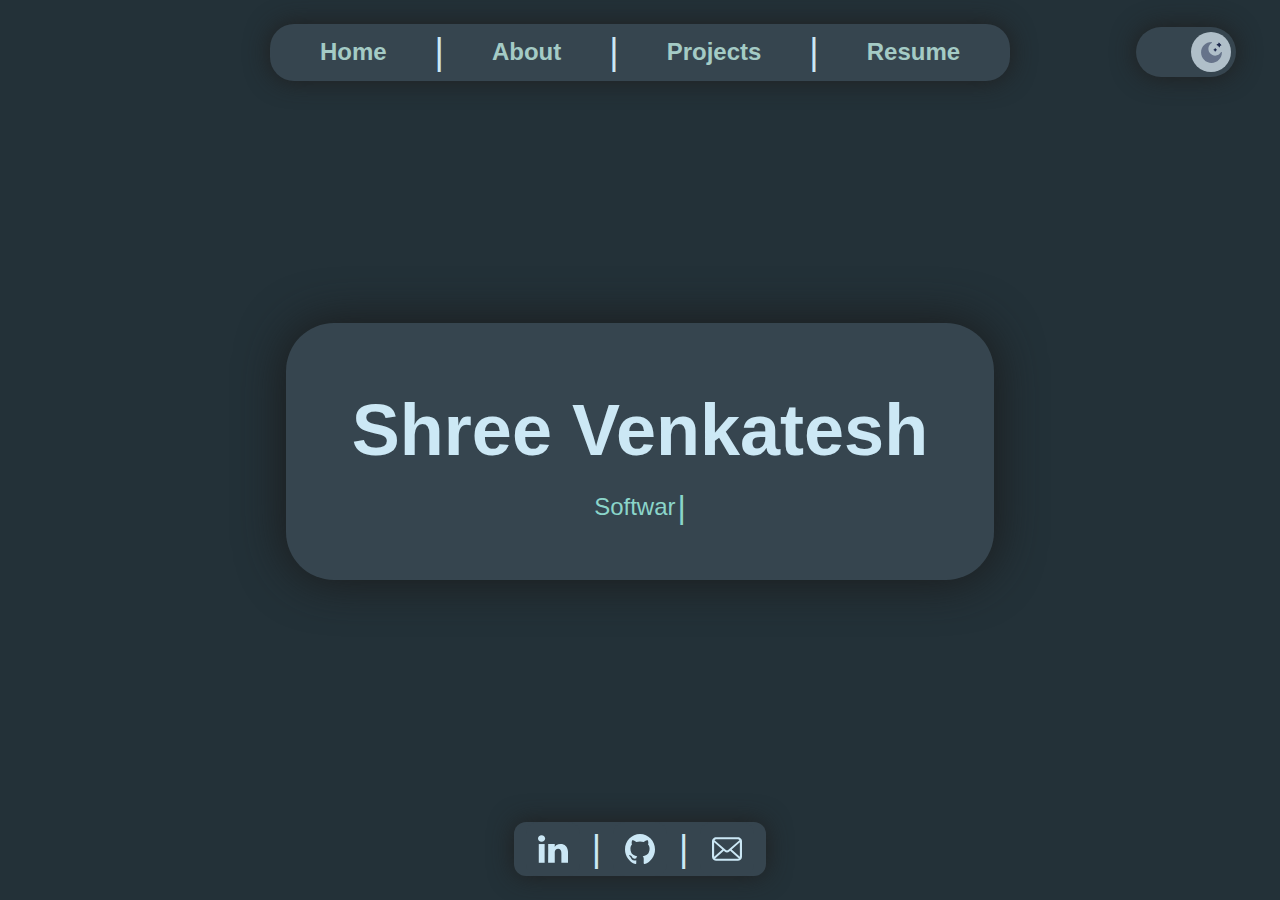
<file: index.html>
<!DOCTYPE html>
<html>
<head>
    <title>Shree Venkatesh</title>
    <link rel="stylesheet" type="text/css" href="css/home.css">
    <link rel="stylesheet" type="text/css" href="global.css">
</head>
<body>
    <div class="homepage">
        <div class="header">
            <div class="navbar">
                <a href="./index.html" class="navbar-element" id="home">Home</a>
                <p style="font-size: 1.5em; font-weight: lighter;">|</p>
                <a href="./about.html" class="navbar-element" id="about">About</a>
                <p style="font-size: 1.5em; font-weight: lighter;">|</p>
                <a href="./projects.html" class="navbar-element" id="projects">Projects</a>
                <p style="font-size: 1.5em; font-weight: lighter;">|</p>
                <a href="./resume.html" class="navbar-element" id="resume">Resume</a>
            </div>
            <button id="theme-toggle"></button>
            <label for="theme-toggle" class="toggle-label">
                <img src="assets/sun.svg" id="sun" class="toggle-svg">
                <img src="assets/moon.svg" id="moon" class="toggle-svg">
            </label>
        </div>
        <div class="body">
            <div class="homepage-name-subtext-container">
                <h1 class="homepage-name">Shree Venkatesh</h1>
                <div class="homepage-name-subtext">
                    <p id="typing"></p>
                    <p class="cursor">|</p>
                </div>
            </div>
        </div>
        <div class="footer">
            <a href="https://www.linkedin.com/in/shree-venkatesh/" target="_blank" class="footer-element">
                <img src="assets/linkedin.svg" class="svg" id="linkedin">
            </a>
            
            <p style="font-size: 1.5em; font-weight: lighter;">|</p>
            <a href="https://www.github.com/shree-venkatesh" target="_blank" class="footer-element">
                <img src="assets/github.svg" class="svg" id="github">
            </a>
            
            <p style="font-size: 1.5em; font-weight: lighter;">|</p>
            <a href="mailto:vshree852@gmail.com" target="_blank" class="footer-element">
                <img src="assets/email.svg" class="svg" id="email">
            </a>
        </div>
    </div>
</body>
<script src="global.js"></script>
<script src="js/home.js"></script>
</html>
</file>
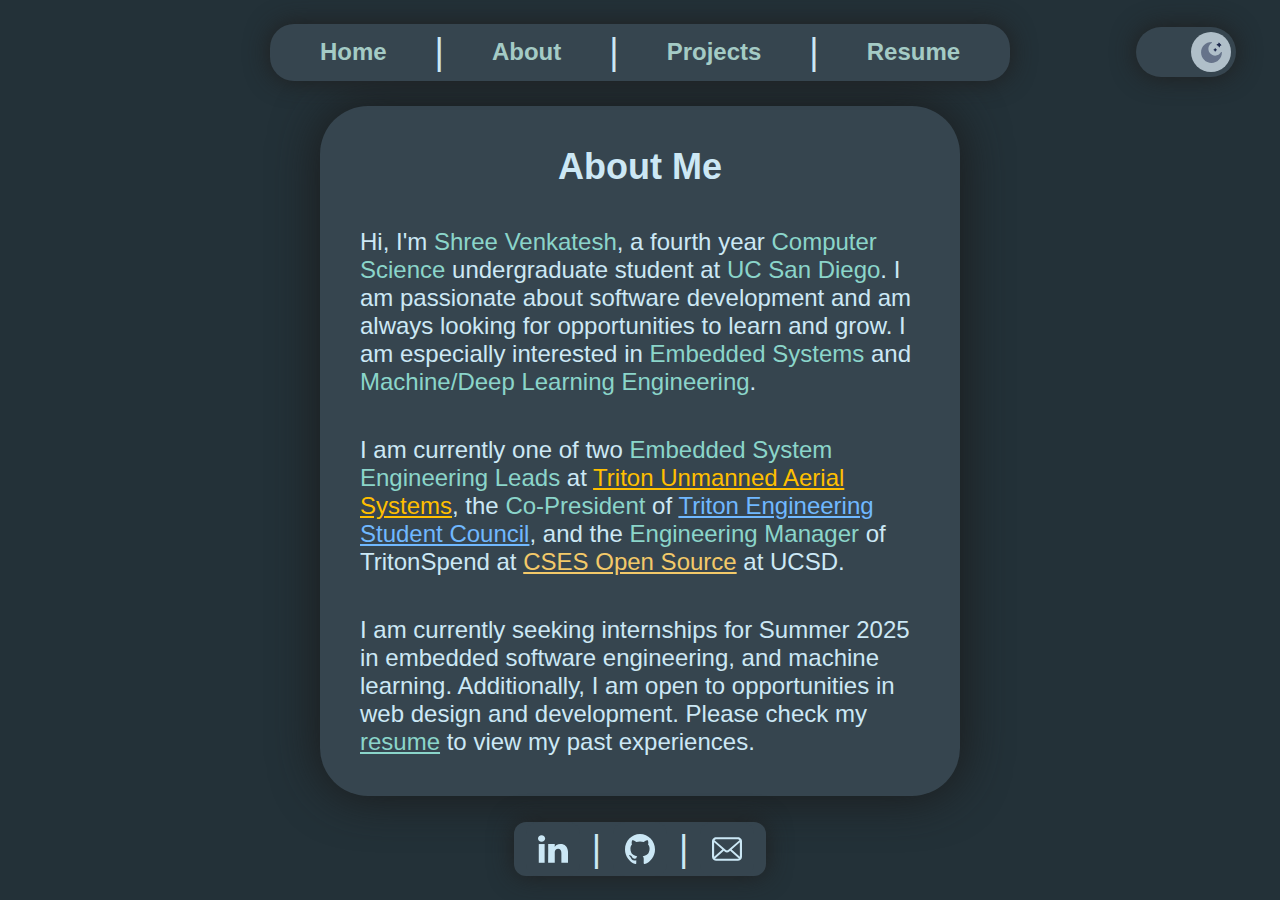
<file: about.html>
<!DOCTYPE html>
<html>
<head>
    <title>Shree Venkatesh</title>
    <link rel="stylesheet" type="text/css" href="css/about.css">
    <link rel="stylesheet" type="text/css" href="global.css">
</head>
<body>
    <div class="about-page">
        <div class="header">
            <div class="navbar">
                <a href="./index.html" class="navbar-element" id="home">Home</a>
                <p style="font-size: 1.5em; font-weight: lighter;">|</p>
                <a href="./about.html" class="navbar-element" id="about">About</a>
                <p style="font-size: 1.5em; font-weight: lighter;">|</p>
                <a href="./projects.html" class="navbar-element" id="projects">Projects</a>
                <p style="font-size: 1.5em; font-weight: lighter;">|</p>
                <a href="./resume.html" class="navbar-element" id="resume">Resume</a>
            </div>
            <button id="theme-toggle"></button>
            <label for="theme-toggle" class="toggle-label">
                <img src="assets/sun.svg" id="sun" class="toggle-svg">
                <img src="assets/moon.svg" id="moon" class="toggle-svg">
            </label>
        </div>
        <div class="body">
            <div class="about-page-container">
                <h2 class="about-title">About Me</h2>
                <p class="about-text">
                    Hi, I'm <span class="highlight">Shree Venkatesh</span>, a fourth year <span class="highlight">Computer Science</span> undergraduate student at <span class="highlight">UC San Diego</span>. 
                    I am passionate about software development and am always looking for opportunities to learn and grow. I am especially interested in <span class="highlight">Embedded Systems</span> and <span class="highlight">Machine/Deep Learning Engineering</span>.
                </p>
                <p class="about-text">
                    I am currently one of two <span class="highlight">Embedded System Engineering Leads</span> at <a class="highlight" id="TUAS" href="https://tuas.ucsd.edu" target="_blank">Triton Unmanned Aerial Systems</a>, 
                     the <span class="highlight">Co-President</span> of <a class="highlight" id="TESC" href="https://tesc.ucsd.edu" target="_blank">Triton Engineering Student Council</a>, and the <span class="highlight">Engineering Manager</span>
                    of TritonSpend at <a class="highlight" id="CSES" href="https://csesucsd.com" target="_blank">CSES Open Source</a> at UCSD.
                </p>
                <p class="about-text">
                    I am currently seeking internships for Summer 2025 in embedded software engineering, and machine learning. 
                    Additionally, I am open to opportunities in web design and development.
                    Please check my <a href="./resume.html" class="highlight">resume</a> to view my past experiences.
                </p>
            </div>
        </div>
        <div class="footer">
            <a href="https://www.linkedin.com/in/shree-venkatesh/" target="_blank" class="footer-element">
                <img src="assets/linkedin.svg" class="svg" id="linkedin">
            </a>
            
            <p style="font-size: 1.5em; font-weight: lighter;">|</p>
            <a href="https://www.github.com/shree-venkatesh" target="_blank" class="footer-element">
                <img src="assets/github.svg" class="svg" id="github">
            </a>
            
            <p style="font-size: 1.5em; font-weight: lighter;">|</p>
            <a href="mailto:vshree852@gmail.com" target="_blank" class="footer-element">
                <img src="assets/email.svg" class="svg" id="email">
            </a>
        </div>
    </div>
</body>
<script src="global.js"></script>
</html>
</file>
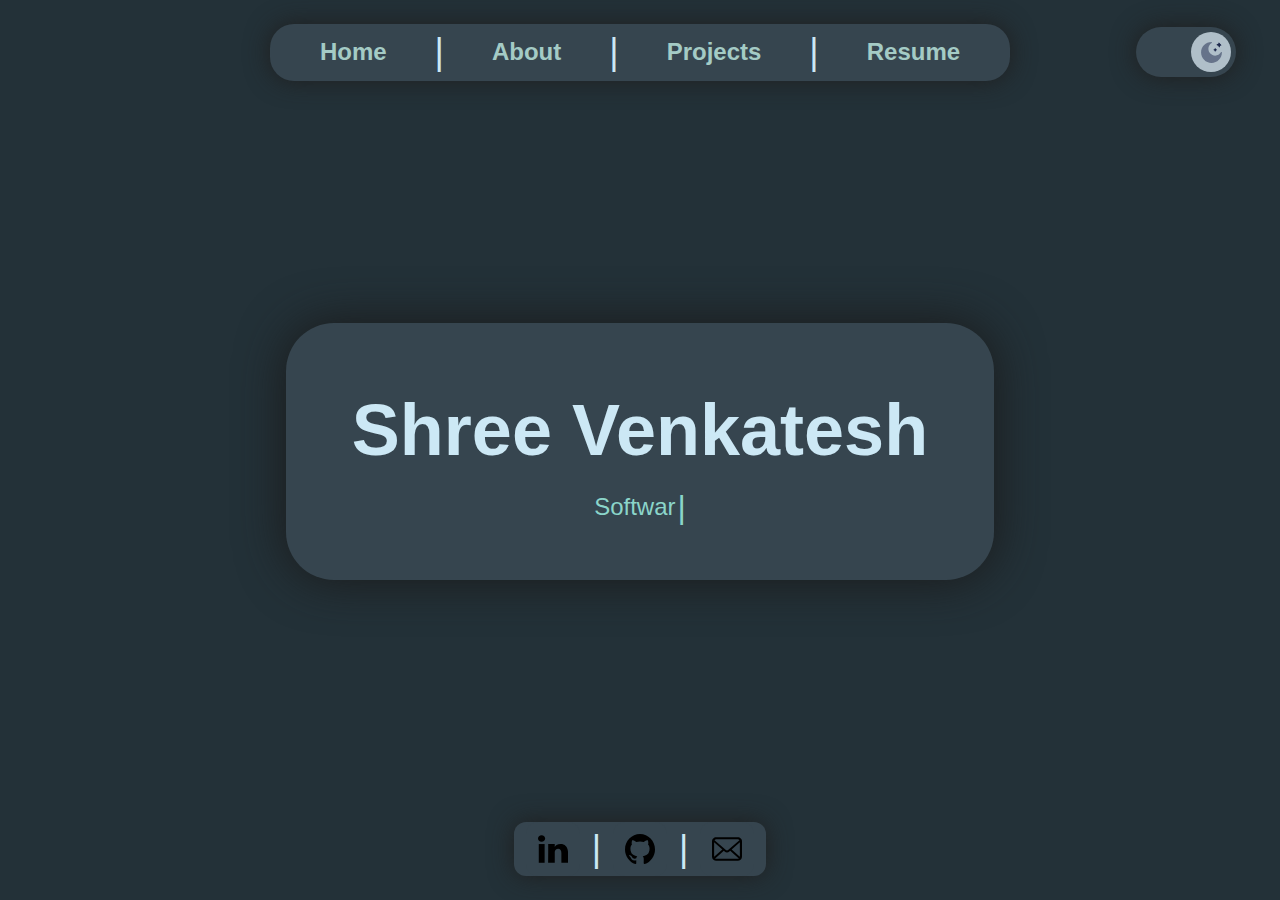
<file: home.html>
<!DOCTYPE html>
<html>
<head>
    <title>Home</title>
    <link rel="stylesheet" type="text/css" href="css/home.css">
    <link rel="stylesheet" type="text/css" href="global.css">
</head>
<body>
    <div class="homepage">
        <div class="header">
            <div class="navbar">
                <a href="./index.html" class="navbar-element" id="home">Home</a>
                <p style="font-size: 1.5em; font-weight: lighter;">|</p>
                <a href="./about.html" class="navbar-element" id="about">About</a>
                <p style="font-size: 1.5em; font-weight: lighter;">|</p>
                <a href="./projects.html" class="navbar-element" id="projects">Projects</a>
                <p style="font-size: 1.5em; font-weight: lighter;">|</p>
                <a href="./resume.html" class="navbar-element" id="resume">Resume</a>
            </div>
            <button id="theme-toggle"></button>
            <label for="theme-toggle" class="toggle-label">
                <img src="../assets/sun.svg" id="sun" class="toggle-svg">
                <img src="../assets/moon.svg" id="moon" class="toggle-svg">
            </label>
        </div>
        <div class="body">
            <div class="homepage-name-subtext-container">
                <h1 class="homepage-name">Shree Venkatesh</h1>
                <div class="homepage-name-subtext">
                    <p id="typing"></p>
                    <p class="cursor">|</p>
                </div>
            </div>
        </div>
        <div class="footer">
            <img src="../assets/linkedin.svg" class="footer-element" id="linkedin" href="linkedin.com/in/shree-venkatesh/">
            <p style="font-size: 1.5em; font-weight: lighter;">|</p>
            <img src="../assets/github.svg" class="footer-element" id="github" href="github.com/shree-venkatesh">
            <p style="font-size: 1.5em; font-weight: lighter;">|</p>
            <img src="../assets/email.svg" class="footer-element" id="email" href="mailto:vshree852@gmail.com">
        </div>
    </div>
</body>
<script src="global.js"></script>
<script src="js/home.js"></script>
</html>
</file>
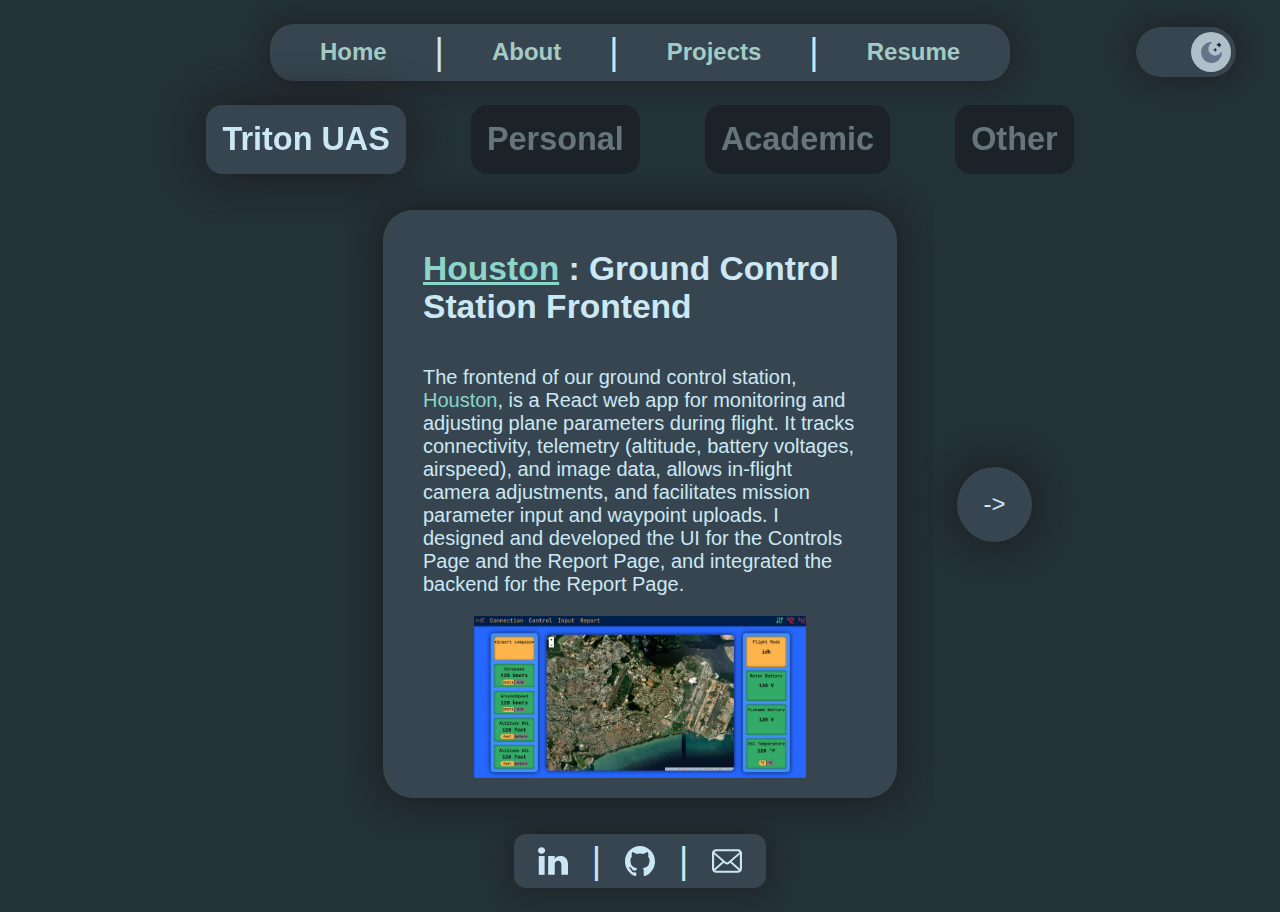
<file: projects.html>
<!DOCTYPE html>
<html>
<head>
    <title>Shree Venkatesh</title>
    <link rel="stylesheet" type="text/css" href="css/projects.css">
    <link rel="stylesheet" type="text/css" href="global.css">
</head>
<body>
    <div class="projects-page">
        <div class="header">
            <div class="navbar">
                <a href="./index.html" class="navbar-element" id="home">Home</a>
                <p style="font-size: 1.5em; font-weight: lighter;">|</p>
                <a href="./about.html" class="navbar-element" id="about">About</a>
                <p style="font-size: 1.5em; font-weight: lighter;">|</p>
                <a href="./projects.html" class="navbar-element" id="projects">Projects</a>
                <p style="font-size: 1.5em; font-weight: lighter;">|</p>
                <a href="./resume.html" class="navbar-element" id="resume">Resume</a>
            </div>
            <button id="theme-toggle"></button>
            <label for="theme-toggle" class="toggle-label">
                <img src="assets/sun.svg" id="sun" class="toggle-svg">
                <img src="assets/moon.svg" id="moon" class="toggle-svg">
            </label>
        </div>
        <div class="body">
            <span class="project-category-switcher">
                <button id="tuas-button"></button>
                <label for="tuas-button">
                    <h2 class="project-category selected" id="tuas-h2">Triton UAS</h2>
                </label>
                <button id="personal-button"></button>
                <label for="personal-button">
                    <h2 class="project-category" id="personal-h2">Personal</h2>
                </label>
                <button id="academic-button"></button>
                <label for="academic-button">
                    <h2 class="project-category" id="academic-h2">Academic</h2>
                </label>
                <button id="other-button"></button>
                <label for="other-button">
                    <h2 class="project-category" id="other-h2">Other</h2>
                </label>
            </span>
            <div class="slider-wrapper">
                <button id="prevBtn"></button>
                <label for="prevBtn">
                    <p class="arrow" id="left"><-</p>
                </label>
                <div class="project-page-metacontainer active"  id="tuas">
                    <div class="project-page-container" id="tuas-0">
                        <h3 class="project-title"><a class="highlight" href="https://github.com/tritonuas/gcs" target="_blank">Houston</a> : Ground Control Station Frontend</h2>
                        <p class="project-text">
                            The frontend of our ground control station, <span class="highlight">Houston</span>, is a React web app for monitoring and adjusting plane parameters during flight. 
                            It tracks connectivity, telemetry (altitude, battery voltages, airspeed), and image data, allows in-flight camera adjustments, and facilitates mission parameter input and waypoint uploads.
                            I designed and developed the UI for the Controls Page and the Report Page, and integrated the backend for the Report Page.
                        </p>
                        <img src="assets/houston.png" class="image">
                    </div>
                    <div class="project-page-container" id="tuas-1">
                        <h3 class="project-title">Guided Payload</h2>
                        <p class="project-text">
                            The guided payload is crucial to our macro UAV project. 
                            It features an <span class="highlight">autonomous</span> self-guided TPU housing with a small water bottle inside, released mid-air from under the UAV's wings. 
                        </p>
                        <p class="project-text">
                            It is powered by a 2S Li-Po battery, an <span class="highlight">ESP32</span> microcontroller, a BN880 GPS/Compass module, 2 servos, and a <span class="highlight">Proportional Control Algorithm</span>. 
                            The housing is attached to the parachute with strings, and steering strings connect to a custom 3D-printed servo arm on either side. 
                        </p>
                        <p class="project-text">
                            The servo pulls on the strings to steer the parachute, ensuring the payload is safely and accurately dropped onto the target.
                        </p>
                    </div>
                </div>
                <div class="project-page-metacontainer"  id="personal">
                    <div class="project-page-container" id="personal-0">
                        <h3 class="project-title">Stock Predictor</h2>
                        <p class="project-text">
                            I developed a Convolutional Neural Network (CNN) using <span class="highlight">Python</span> and <span class="highlight">Tensorflow</span> to predict the short-term behavior of stocks with a remarkable <span class="highlight">71%</span> accuracy.   
                        </p>
                        <p class="project-text">
                            This project involved implementing sophisticated data preprocessing techniques to clean and normalize stock market data, ensuring the model's performance was both optimal and generalized. 
                            By utilizing convolutional layers, the CNN could automatically learn and extract relevant features from historical stock price data, significantly enhancing its predictive capabilities. 
                            To further boost accuracy, I optimized the model's hyperparameters using the <span class="highlight">Keras Hyperband Tuner</span>, which fine-tuned the network efficiently. 
                        </p>
                        <p class="project-text">
                            The trained CNN model was then integrated into a trading system for automated decision-making. 
                            Extensive backtesting was conducted to evaluate its effectiveness, demonstrating promising results and potential for real-world application in automated trading strategies.
                        </p>
                    </div>
                    <div class="project-page-container" id="personal-1">
                        <h3 class="project-title">Snake AI</h2>
                        <p class="project-text">
                            This project uses reinforcement learning to enable the model to learn from its environment and improve its performance over time. 
                            I set the agent to be the snake, the positive reward to be the food, the negative reward to be hitting itself, and the environment to be the playable space.   
                        </p>
                        <p class="project-text">
                            The model's ability to learn and adapt led to increasingly efficient gameplay, showcasing the potential of reinforcement learning in developing intelligent and adaptive systems. 
                            This project not only highlighted the versatility of <span class="highlight">PyTorch</span> but also illustrated the practical applications of reinforcement learning in gaming and beyond. 
                        </p>
                    </div>
                    <div class="project-page-container" id="personal-2">
                        <h3 class="project-title"><a class="highlight" href="https://github.com/shree-venkatesh/shree-venkatesh.github.io" target="_blank">Personal Portfolio Website</a></h2>
                        <p class="project-text">
                            I developed this website to showcase my skills and projects as a developer. 
                            Built using <span class="highlight">HTML</span>, <span class="highlight">CSS</span>, and <span class="highlight">JavaScript</span>, the site features interactive elements and highlights my UI design style, which is also reflected in my other projects, like <a class="highlight" href="https://github.com/tritonuas/gcs" target="_blank">Houston</a>.
                            Each project includes detailed descriptions, technologies used, and links to public GitHub repositories when available, offering visitors a comprehensive view of my work.
                        </p>
                    </div>
                </div>
                <div class="project-page-metacontainer"  id="academic">
                    <div class="project-page-container" id="academic-0">
                        <h3 class="project-title">CSE 151A: <a class="highlight" href="https://github.com/Char1iee/NBA_Odds_Analysis" target="_blank">NBA Odds Analysis</a></h2>
                        <p class="project-text">
                            UCSD's CSE 151A is an Introduction to Machine Learning course that teaches the fundamentals and principles behind some commonly used machine learning algorithms.
                            Our project in NBA sports analysis focuses on predicting key metrics such as money lines, totals, spreads, second-half totals, and scores using advanced machine learning techniques. 
                        </p>
                        <p class="project-text">
                            By leveraging NN, RNN, and CNN models trained on a detailed NBA dataset, we aim to decipher public sentiment toward team strengths. 
                            These predictive models offer insights into which teams are favored in upcoming games and to what extent, shedding light on how public perceptions influence betting odds. 
                            This study provides a deep dive into sports analytics, revealing the intricate relationship between public sentiment and predictive modeling in NBA games.
                        </p>
                    </div>
                </div>
                <div class="project-page-metacontainer"  id="other">
                    <div class="project-page-container" id="other-0">
                        <h3 class="project-title">DECaF 2024 Website: <a class="highlight" href="https://decafucsd.com" target="_blank">decafucsd.com</a></h2>
                        <p class="project-text">
                            As the Co-President of Triton Engineering Student Council(TESC), I coordinated logistics for the Disciplines of Engineering Career Fair (DECaF), reaching 350+ attendees providing career opportunities for students.
                            I designed the UI, and developed the website for DECaF from scratch using <span class="highlight">Figma</span>, and React TS.
                        </p>
                        <img src="assets/decafucsd.com.png" class="image">
                    </div>
                </div>
                <button id="nextBtn"></button>
                <label for="nextBtn">
                    <p class="arrow" id="right">-></p>
                </label>
            </div>
        </div>
        <div class="footer">
            <a href="https://www.linkedin.com/in/shree-venkatesh/" target="_blank" class="footer-element">
                <img src="assets/linkedin.svg" class="svg" id="linkedin">
            </a>
            
            <p style="font-size: 1.5em; font-weight: lighter;">|</p>
            <a href="https://www.github.com/shree-venkatesh" target="_blank" class="footer-element">
                <img src="assets/github.svg" class="svg" id="github">
            </a>
            
            <p style="font-size: 1.5em; font-weight: lighter;">|</p>
            <a href="mailto:vshree852@gmail.com" target="_blank" class="footer-element">
                <img src="assets/email.svg" class="svg" id="email">
            </a>
        </div>
    </div>
</body>
<script src="global.js"></script>
<script src="js/projects.js"></script>
</html>
</file>
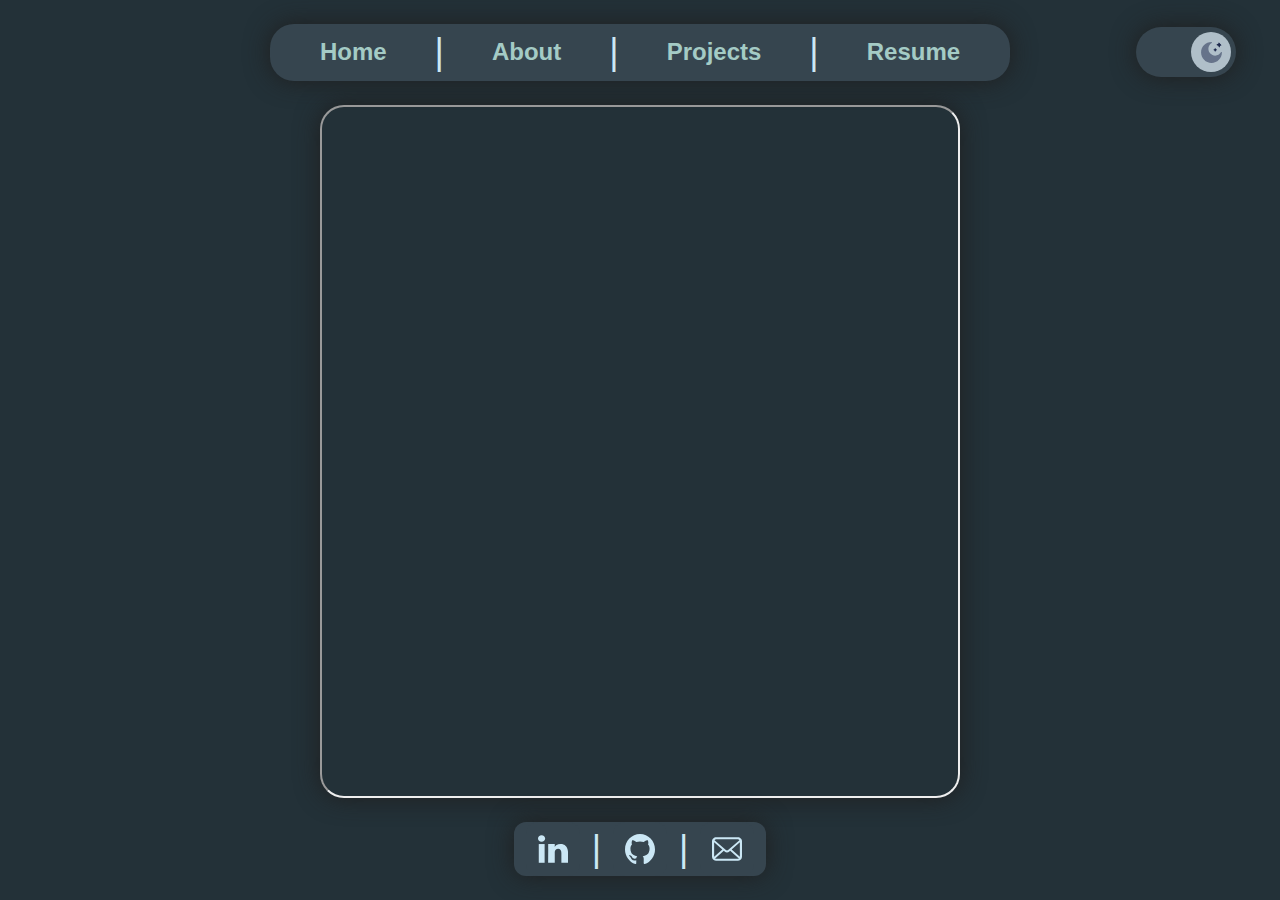
<file: resume.html>
<!DOCTYPE html>
<html>
<head>
    <title>Shree Venkatesh</title>
    <link rel="stylesheet" type="text/css" href="css/resume.css">
    <link rel="stylesheet" type="text/css" href="global.css">
</head>
<body>
    <div class="resume-page">
        <div class="header">
            <div class="navbar">
                <a href="./index.html" class="navbar-element" id="home">Home</a>
                <p style="font-size: 1.5em; font-weight: lighter;">|</p>
                <a href="./about.html" class="navbar-element" id="about">About</a>
                <p style="font-size: 1.5em; font-weight: lighter;">|</p>
                <a href="./projects.html" class="navbar-element" id="projects">Projects</a>
                <p style="font-size: 1.5em; font-weight: lighter;">|</p>
                <a href="./resume.html" class="navbar-element" id="resume">Resume</a>
            </div>
            <button id="theme-toggle"></button>
            <label for="theme-toggle" class="toggle-label">
                <img src="assets/sun.svg" id="sun" class="toggle-svg">
                <img src="assets/moon.svg" id="moon" class="toggle-svg">
            </label>
        </div>
        <div class="body">
            <iframe src="files/Shree Venkatesh Resume.pdf" class="resume"></iframe>
        </div>
        <div class="footer">
            <a href="https://www.linkedin.com/in/shree-venkatesh/" target="_blank" class="footer-element">
                <img src="assets/linkedin.svg" class="svg" id="linkedin">
            </a>
            
            <p style="font-size: 1.5em; font-weight: lighter;">|</p>
            <a href="https://www.github.com/shree-venkatesh" target="_blank" class="footer-element">
                <img src="assets/github.svg" class="svg" id="github">
            </a>
            
            <p style="font-size: 1.5em; font-weight: lighter;">|</p>
            <a href="mailto:vshree852@gmail.com" target="_blank" class="footer-element">
                <img src="assets/email.svg" class="svg" id="email">
            </a>
        </div>
    </div>
</body>
<script src="global.js"></script>
</html>
</file>
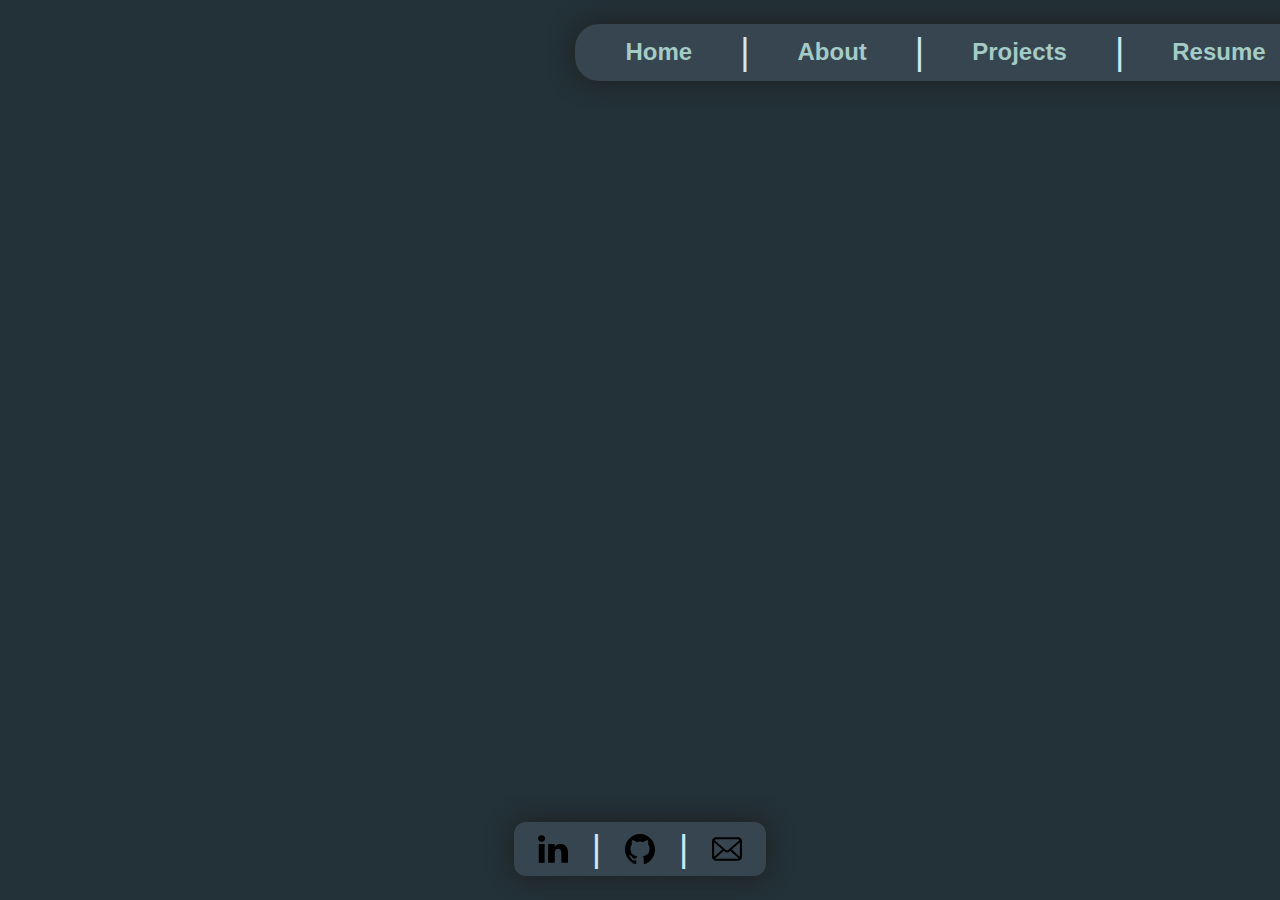
<file: html/about.html>
<!DOCTYPE html>
<html>
<head>
    <title>Home</title>
    <link rel="stylesheet" type="text/css" href="../css/about.css">
    <link rel="stylesheet" type="text/css" href="../global.css">
</head>
<body>
    <div class="about-page">
        <div class="header">
            <div class="navbar">
                <a href="./home.html" class="navbar-element" id="home">Home</a>
                <p style="font-size: 1.5em; font-weight: lighter;">|</p>
                <a href="./about.html" class="navbar-element" id="about">About</a>
                <p style="font-size: 1.5em; font-weight: lighter;">|</p>
                <a href="./projects.html" class="navbar-element" id="projects">Projects</a>
                <p style="font-size: 1.5em; font-weight: lighter;">|</p>
                <a href="./resume.html" class="navbar-element" id="resume">Resume</a>
            </div>
            <button id="theme-toggle">Toggle Dark Mode</button>
        </div>
        <div class="body">
        </div>
        <div class="footer">
            <img src="../assets/linkedin.svg" class="footer-element" id="linkedin" href="linkedin.com/in/shree-venkatesh/">
            <p style="font-size: 1.5em; font-weight: lighter;">|</p>
            <img src="../assets/github.svg" class="footer-element" id="github" href="github.com/shree-venkatesh">
            <p style="font-size: 1.5em; font-weight: lighter;">|</p>
            <img src="../assets/email.svg" class="footer-element" id="email" href="mailto:vshree852@gmail.com">
        </div>
    </div>
</body>
<script src="../global.js"></script>
</html>
</file>
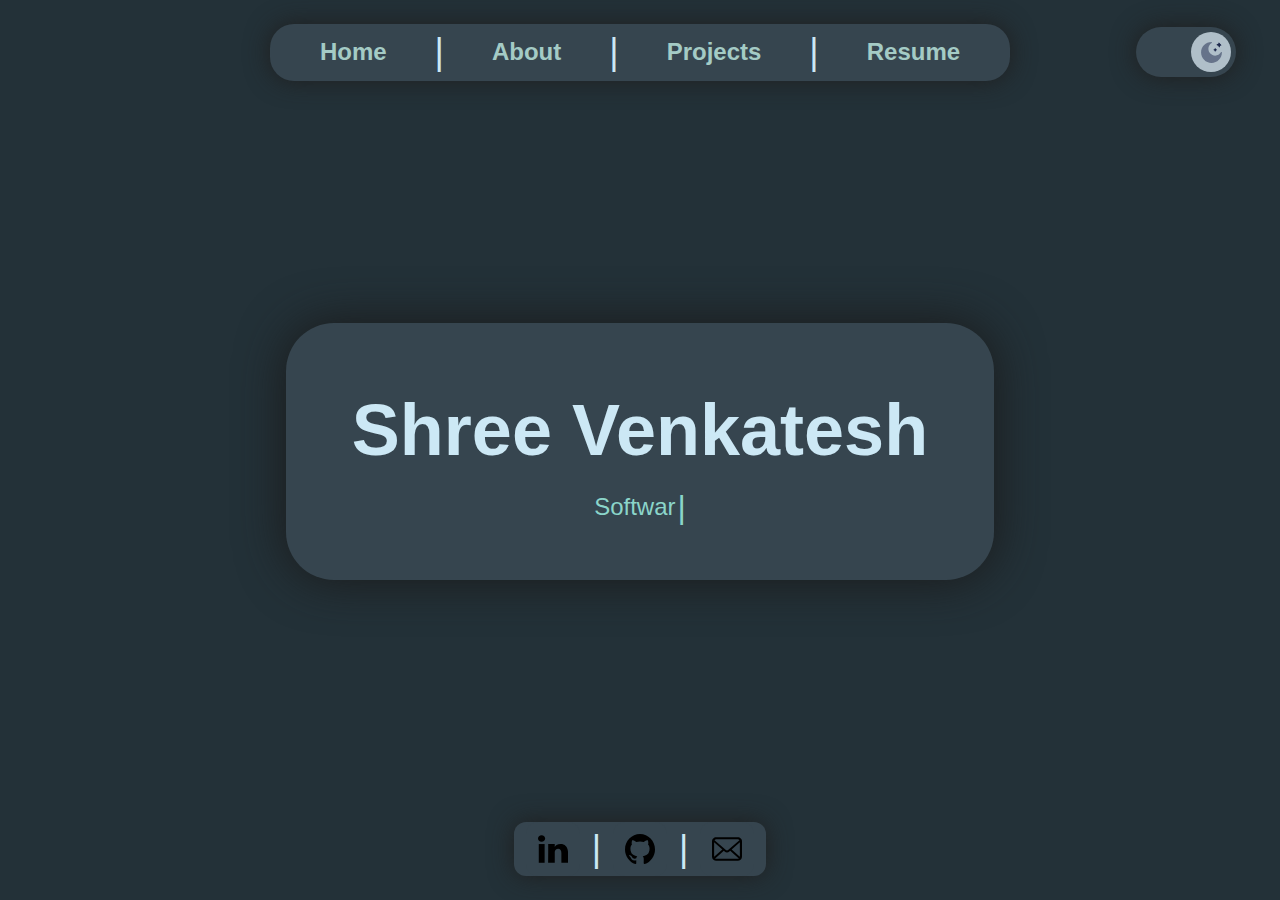
<file: html/home.html>
<!DOCTYPE html>
<html>
<head>
    <title>Home</title>
    <link rel="stylesheet" type="text/css" href="../css/home.css">
    <link rel="stylesheet" type="text/css" href="../global.css">
</head>
<body>
    <div class="homepage">
        <div class="header">
            <div class="navbar">
                <a href="./home.html" class="navbar-element" id="home">Home</a>
                <p style="font-size: 1.5em; font-weight: lighter;">|</p>
                <a href="./about.html" class="navbar-element" id="about">About</a>
                <p style="font-size: 1.5em; font-weight: lighter;">|</p>
                <a href="./projects.html" class="navbar-element" id="projects">Projects</a>
                <p style="font-size: 1.5em; font-weight: lighter;">|</p>
                <a href="./resume.html" class="navbar-element" id="resume">Resume</a>
            </div>
            <button id="theme-toggle"></button>
            <label for="theme-toggle" class="toggle-label">
                <img src="../assets/sun.svg" id="sun" class="toggle-svg">
                <img src="../assets/moon.svg" id="moon" class="toggle-svg">
            </label>
        </div>
        <div class="body">
            <div class="homepage-name-subtext-container">
                <h1 class="homepage-name">Shree Venkatesh</h1>
                <div class="homepage-name-subtext">
                    <p id="typing"></p>
                    <p class="cursor">|</p>
                </div>
            </div>
        </div>
        <div class="footer">
            <img src="../assets/linkedin.svg" class="footer-element" id="linkedin" href="linkedin.com/in/shree-venkatesh/">
            <p style="font-size: 1.5em; font-weight: lighter;">|</p>
            <img src="../assets/github.svg" class="footer-element" id="github" href="github.com/shree-venkatesh">
            <p style="font-size: 1.5em; font-weight: lighter;">|</p>
            <img src="../assets/email.svg" class="footer-element" id="email" href="mailto:vshree852@gmail.com">
        </div>
    </div>
</body>
<script src="../global.js"></script>
<script src="../js/home.js"></script>
</html>
</file>
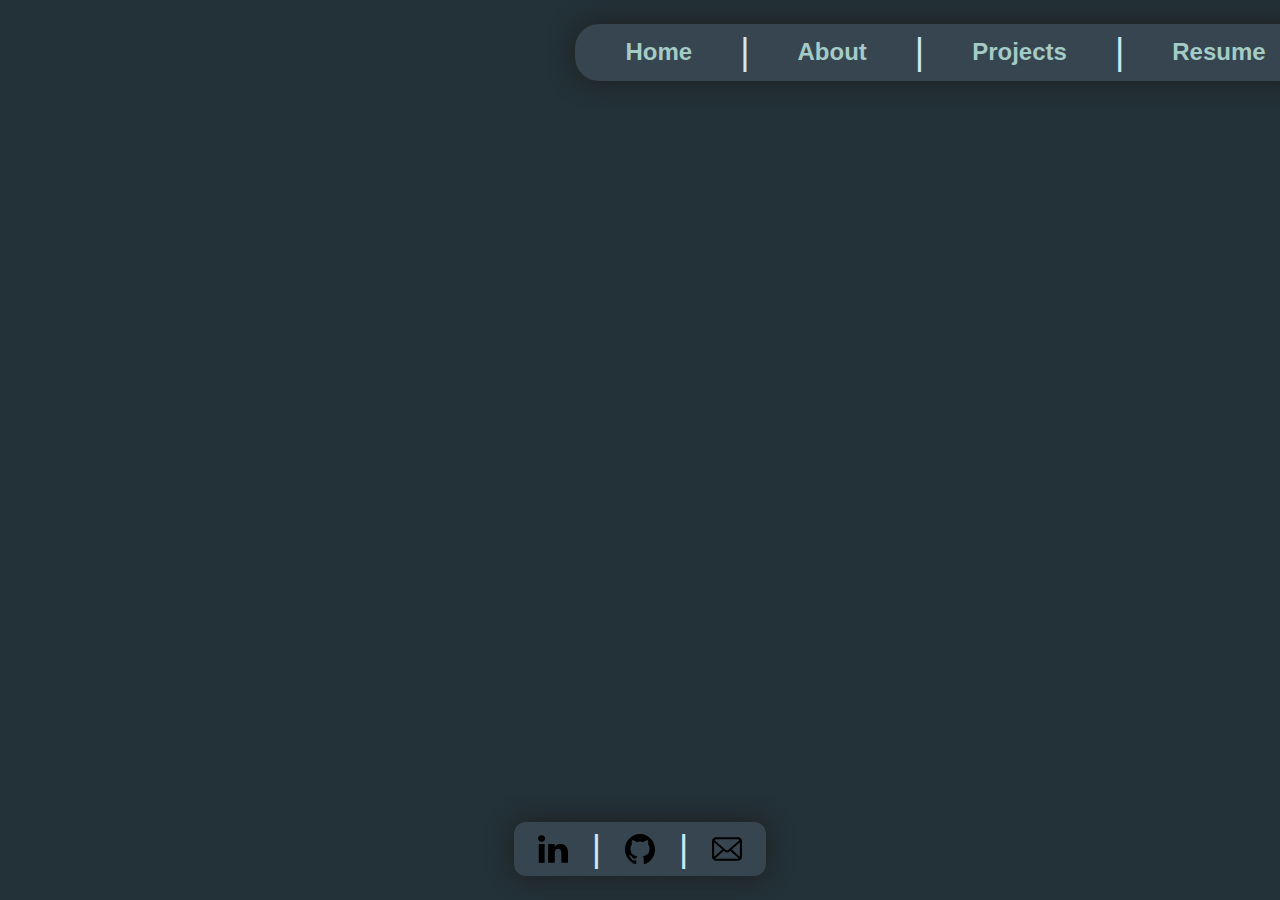
<file: html/projects.html>
<!DOCTYPE html>
<html>
<head>
    <title>Home</title>
    <link rel="stylesheet" type="text/css" href="../css/projects.css">
    <link rel="stylesheet" type="text/css" href="../global.css">
</head>
<body>
    <div class="projects-page">
        <div class="header">
            <div class="navbar">
                <a href="./home.html" class="navbar-element" id="home">Home</a>
                <p style="font-size: 1.5em; font-weight: lighter;">|</p>
                <a href="./about.html" class="navbar-element" id="about">About</a>
                <p style="font-size: 1.5em; font-weight: lighter;">|</p>
                <a href="./projects.html" class="navbar-element" id="projects">Projects</a>
                <p style="font-size: 1.5em; font-weight: lighter;">|</p>
                <a href="./resume.html" class="navbar-element" id="resume">Resume</a>
            </div>
            <button id="theme-toggle">Toggle Dark Mode</button>
        </div>
        <div class="body">
        </div>
        <div class="footer">
            <img src="../assets/linkedin.svg" class="footer-element" id="linkedin" href="linkedin.com/in/shree-venkatesh/">
            <p style="font-size: 1.5em; font-weight: lighter;">|</p>
            <img src="../assets/github.svg" class="footer-element" id="github" href="github.com/shree-venkatesh">
            <p style="font-size: 1.5em; font-weight: lighter;">|</p>
            <img src="../assets/email.svg" class="footer-element" id="email" href="mailto:vshree852@gmail.com">
        </div>
    </div>
</body>
<script src="../global.js"></script>
</html>
</file>
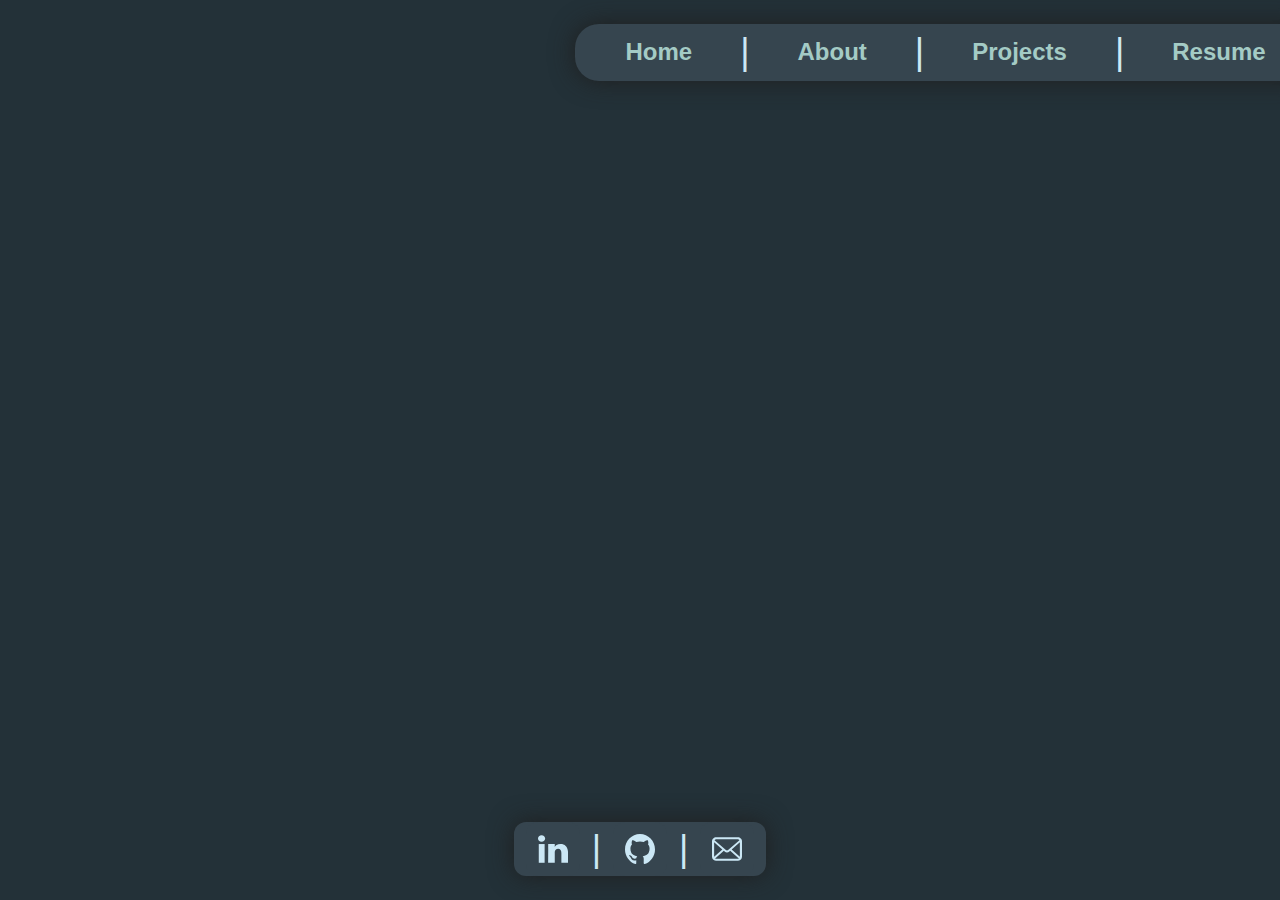
<file: html/resume.html>
<!DOCTYPE html>
<html>
<head>
    <title>Home</title>
    <link rel="stylesheet" type="text/css" href="../css/resume.css">
    <link rel="stylesheet" type="text/css" href="../global.css">
</head>
<body>
    <div class="resume-page">
        <div class="header">
            <div class="navbar">
                <a href="./home.html" class="navbar-element" id="home">Home</a>
                <p style="font-size: 1.5em; font-weight: lighter;">|</p>
                <a href="./about.html" class="navbar-element" id="about">About</a>
                <p style="font-size: 1.5em; font-weight: lighter;">|</p>
                <a href="./projects.html" class="navbar-element" id="projects">Projects</a>
                <p style="font-size: 1.5em; font-weight: lighter;">|</p>
                <a href="./resume.html" class="navbar-element" id="resume">Resume</a>
            </div>
            <button id="theme-toggle">Toggle Dark Mode</button>
        </div>
        <div class="body">
        </div>
        <div class="footer">
            <a href="https://www.linkedin.com/in/shree-venkatesh/" target="_blank" class="footer-element">
                <img src="../assets/linkedin.svg" class="svg" id="linkedin">
            </a>
            
            <p style="font-size: 1.5em; font-weight: lighter;">|</p>
            <a href="https://www.github.com/shree-venkatesh" target="_blank" class="footer-element">
                <img src="../assets/github.svg" class="svg" id="github">
            </a>
            
            <p style="font-size: 1.5em; font-weight: lighter;">|</p>
            <a href="mailto:vshree852@gmail.com" target="_blank" class="footer-element">
                <img src="../assets/email.svg" class="svg" id="email">
            </a>
        </div>
    </div>
</body>
<script src="../global.js"></script>
</html>
</file>
<file: css/home.css>
.homepage {
    min-height: 100vh;
    min-width: 100vh;
    display: flex;
    flex-direction: column;
    justify-content: center;
    align-items: center;
    user-select: none;
    background-color: var(--main-background);
}

.homepage-name {
    font-size: 3em;
    font-weight: bold;
    justify-content: center;
    align-items: center;
    border-radius: 0.5em;
    margin: 0.25em;
    flex-grow: 0;
    color: var(--heading-text-color);
}

.homepage-name-subtext {
    color: var(--subtext-color);
    display: flex;
    justify-content: center;
    align-content: center;
    margin: 0.25em;
}

.body {
    display: flex;
    flex-direction: column;
    justify-content: center;
    align-items: center;
    flex: 1;
}

.homepage-name-subtext-container {
    background-color: var(--overlay-background);
    border-radius: 2em;
    padding: 2em;
    box-shadow: 0 0 2em hsl(0, 0%, 10%);
}

:root[data-theme="light"] .homepage-name-subtext-container {
    box-shadow: 0 0 1em hsl(0, 0%, 50%);
}

#typing {
    display: flex;
    justify-content: center;
    align-items: center;
}
.cursor {
    font-size: xx-large;
    margin-left: 2px;
    animation: blink 0.7s infinite;
}

@keyframes blink {
    0% { opacity: 1; }
    50% { opacity: 0; }
    100% { opacity: 1; }
}
</file>
<file: global.css>
*,
*::before,
*::after {
  box-sizing: border-box;
}

body,
h1,
h2,
h3,
h4,
p,
figure,
blockquote,
dl,
a,
dd {
  margin: 0;
}

body {
  font: 1.5em 'Roboto', sans-serif;
  color: var(--heading-text-color);
}

::selection {
  background-color: var(--contrast-overlay-background);
  color: var(--contrast-highlight-color)
}

/* Initially hide the body */
body {
  visibility: hidden;
}

/* Show the body when the theme is applied */
body.theme-applied {
  visibility: visible;
}

p span {
  margin: 0;
  padding: 0;
  line-height: inherit;
  display: inline;
  font-size: inherit;
  color: inherit;
}

:root {
  --navbar-text-color: hsl(171, 27%, 72%);
  --heading-text-color: hsl(199, 67%, 88%);
  --subtext-color: hsl(171, 47%, 69%);
  --main-background: hsl(200, 23%, 18%);
  --overlay-background: hsl(204, 19%, 26%);
  --highlight-color: hsl(199, 52%, 88%);
  --contrast-overlay-background: hsl(204, 19%, 74%);
  --contrast-highlight-color: hsl(199, 52%, 12%);
  --contrast-subtext-color: hsl(171, 47%, 21%);
  --contrast-navbar-text-color: hsl(171, 27%, 28%);
  --contrast-heading-text-color: hsl(199, 68%, 12%);
  --TESC-blue: hsl(210, 100%, 72%);
  --TUAS-amber: hsl(45, 100%, 50%);
  --CSES-yellow: rgb(243, 201, 105);
}

:root[data-theme="light"] {
  --navbar-text-color: hsl(171, 27%, 28%);
  --heading-text-color: hsl(199, 68%, 12%);
  --subtext-color: hsl(171, 47%, 21%);
  --main-background: hsl(200, 23%, 82%);
  --overlay-background: hsl(204, 19%, 74%);
  --highlight-color: hsl(199, 52%, 12%);
  --contrast-overlay-background: hsl(204, 19%, 26%);
  --contrast-highlight-color: hsl(199, 67%, 88%);
  --contrast-subtext-color: hsl(171, 47%, 69%);
  --contrast-navbar-text-color: hsl(171, 27%, 72%);
  --contrast-heading-text-color: hsl(199, 67%, 88%);
  --TESC-blue: hsl(200, 100%, 23%);
  --TUAS-amber: hsl(45, 100%, 30%);
}

.header {
  display: flex;
  justify-content: center;
  align-items: center;
  justify-self: start;
  min-width: 100vw;
  padding: 1em;
}
.navbar {
  display: flex;
  justify-content: center;
  align-items: center;
  justify-self: start;
  background-color: var(--overlay-background);
  border-radius: 1em;
  box-shadow: 0 0 1em hsl(0, 0%, 12%);
  padding: 0.1em;
  margin-left: auto;
  transform: translateX(60px);
}

:root[data-theme="light"] .navbar {
  box-shadow: 0 0 0.5em hsl(0, 0%, 50%);
}

.navbar-element {
  margin: 0 1em;
  margin-top: 0%;
  font-size: 1em;
  font-weight: bold;
  color: var(--navbar-text-color);
  text-decoration: none;
  padding: 0.5em 1em;
  border-radius: 1em;
}

.navbar-element:hover {
  color: var(--contrast-navbar-text-color);
  background-color: var(--contrast-overlay-background);
  box-shadow: 0 0 1em hsl(0, 0%, 12%);
}

:root[data-theme="light"] .navbar-element:hover {
  box-shadow: 0 0 0.5em hsl(0, 0%, 50%);
}

#theme-toggle{
  display: none;
}

.footer {
  display: flex;
  justify-content: center;
  align-items: center;
  justify-self: start;
  margin: 1em;
  background-color: var(--overlay-background);
  border-radius: 0.5em;
  box-shadow: 0 0 1em hsl(0, 0%, 12%);
}

:root[data-theme="light"] .footer {
  box-shadow: 0 0 0.5em hsl(0, 0%, 50%);
}

.footer-element {
  margin: 0 1em;
  font-size: 0.5em;
  font-weight: bold;
  height: 4.5em;
  width: 4.5em;
  background-color: var(--overlay-background);
  border-radius: 1em;
  color: var(--navbar-text-color);
  text-decoration: none;
  padding: 0.5em 1em;
  display: flex;
  justify-content: center;
  align-items: center;
}

.footer-element:hover {
  background-color: var(--contrast-overlay-background);
  box-shadow: 0 0 1em hsl(0, 0%, 12%);
}

:root[data-theme="light"] .footer-element:hover {
  box-shadow: 0 0 0.5em hsl(0, 0%, 50%);
}

.svg {
  height: 2.5em;
  width: 2.5em;
}

:root[data-theme="dark"] .svg {
  filter: brightness(0) saturate(100%) invert(91%) sepia(12%) saturate(814%) hue-rotate(172deg) brightness(101%) contrast(92%);
}

:root[data-theme="light"] .svg {
  filter: invert(0%);
}

:root[data-theme="light"] .footer-element:hover .svg {
  filter: brightness(0) saturate(100%) invert(91%) sepia(12%) saturate(814%) hue-rotate(172deg) brightness(101%) contrast(92%);
}

:root[data-theme="dark"] .footer-element:hover .svg {
  filter: invert(0%);
}

.toggle-svg {
  height: 25px;
  width: 25px;
  position: relative;
  transition: transform 0.35s ease, opacity 0.35s ease;
}

body.preload .toggle-svg {
  transition: none !important;
}

#sun {
  margin-right: 13px;
}

#moon {
  margin-left: 13px;
}

.toggle-label{
  margin-left: auto;
  height: 50px;
  width: 100px;
  background-color: var(--overlay-background);
  border-radius: 100em;
  box-shadow: 0 0 1em hsl(0, 0%, 12%);
  display: flex;
  justify-content: center;
  align-items: center;
  margin-right: 20px;
}

:root[data-theme="light"] .toggle-label {
  box-shadow: 0 0 0.5em hsl(0, 0%, 50%);
}

.toggle-label:before {
  content: '';
  position: absolute;
  height: 40px;
  width: 40px;
  border-radius: 50%;
  background-color: var(--contrast-overlay-background);
  transition: transform 0.3s ease, background-color 0.3s ease;
}

body.preload .toggle-label:before {
  transition: none !important;
}

:root[data-theme="light"] .toggle-label:before {
  transform: translateX(-25px);
}

:root[data-theme="dark"] .toggle-label:before {
  transform: translateX(25px);
}

:root[data-theme="light"] #moon {
  transform: translateX(-50px);
  opacity: 0;
}

:root[data-theme="dark"] #sun {
  transform: translateX(50px);
  opacity: 0;

}

:root[data-theme="light"] #sun {
  border-radius: 100em;
  opacity: 1;
}

:root[data-theme="dark"] #moon {
  border-radius: 100em;
  opacity: 1;
}
</file>
<file: css/about.css>
.about-page {
    min-height: 100vh;
    min-width: 100vh;
    display: flex;
    flex-direction: column;
    justify-content: center;
    align-items: center;
    user-select: none;
    background-color: var(--main-background);
}

.body {
    display: flex;
    flex-direction: column;
    justify-content: center;
    align-items: center;
    flex: 1;
    user-select: text;
}

.about-page-container {
    background-color: var(--overlay-background);
    border-radius: 2em;
    padding: 20px;
    box-shadow: 0 0 2em hsl(0, 0%, 10%);
    width: 50%;
    display: flex;
    flex-direction: column;
    justify-content: center;
    align-items: center;
}

:root[data-theme="light"] .about-page-container {
    box-shadow: 0 0 1em hsl(0, 0%, 50%);
}

.about-title{
    font-size: 1.5em;
    font-weight: bold;
    border-radius: 0.5em;
    margin: 20px;
    flex-grow: 0;
    color: var(--heading-text-color);
}

.about-text {
    color: var(--heading-text-color);
    margin: 20px;
}

.highlight {
    color: var(--subtext-color);
}

#TUAS {
    color: var(--TUAS-amber);
}

#TESC {
    color: var(--TESC-blue);
}

#CSES {
    color: var(--CSES-yellow);
}
</file>
<file: css/projects.css>
button {
    display: none;
}

.projects-page {
    min-height: 100vh;
    min-width: 100vh;
    display: flex;
    flex-direction: column;
    justify-content: center;
    align-items: center;
    user-select: none;
    background-color: var(--main-background);
}

.body {
    display: flex;
    flex-direction: column;
    justify-content: center;
    align-items: center;
    flex: 1;
    user-select: text;
}

.project-category-switcher {
    display: flex;
    flex-direction: row;
    font-size: 0.9em;
    font-weight: bold;
    border-radius: 1em;
}

.project-category {
    min-width:8dvw;
    border-radius: 0.5em;
    padding: 0.5em;
    margin: 0 1em;
    text-align: center;
    color: var(--heading-text-color);
    background-color: var(--overlay-background);
    filter: brightness(50%);
    user-select: none;
}

.project-category:hover {
    box-shadow: 0 0 1.5em hsl(0, 0%, 10%);
    filter: brightness(100%);
}

.selected {
    box-shadow: 0 0 1.5em hsl(0, 0%, 10%);
    filter: brightness(100%);
}
:root[data-theme="light"] .project-category:hover {
    box-shadow: 0 0 0.5em hsl(0, 0%, 50%);
    filter: brightness(100%);
}

:root[data-theme="light"] .selected {
    box-shadow: 0 0 0.5em hsl(0, 0%, 50%);
    filter: brightness(100%);
}

.slider-wrapper {
    display: flex;
    flex-direction: row;
    width: 65%;
    flex: 1;
    align-items: center;
    justify-content: center;
    margin-bottom: -1em;
}

.project-page-metacontainer {
    display: none;
    overflow-x: hidden;
    flex-direction: row;
    scroll-snap-type: x mandatory;
    padding: 1.5em;
    flex: 1;
    min-height: 100%;
}

.active {
    display: flex;
    min-height: 72vh;
}

.project-page-container {
    background-color: var(--overlay-background);
    border-radius: 30px;
    padding: 20px;
    margin: 0 1.5em;
    flex: 1 0 100%;
    box-shadow: 0 0 1.5em hsl(0, 0%, 10%);
    z-index: 1;
    scroll-snap-align: center;
    transition: scroll 0.5s ease;
    display: flex;
    flex-direction: column;
    justify-content: center;
    align-items: center;
    min-height: 100%;
}

button {
    display: none;
}

.arrow {
    user-select: none;
    width: 75px;
    height: 75px;
    border-radius: 100em;
    background-color: var(--overlay-background);
    box-shadow: 0 0 1.5em hsl(0, 0%, 10%);
    display: flex;
    justify-content: center;
    align-items: center;
    margin: auto 1em;
}

.disable {
    background-color: var(--main-background); 
    box-shadow: 0 0 0em hsl(0, 0%, 10%);
    color: var(--main-background);
}

:root[data-theme="light"] .arrow {
    box-shadow: 0 0 1em hsl(0, 0%, 50%);
}

:root[data-theme="light"] .disable {
    box-shadow: 0 0 0em hsl(0, 0%, 50%);
}

:root[data-theme="light"] .project-page-container {
    box-shadow: 0 0 1em hsl(0, 0%, 50%);
}

.project-title{
    font-size: 1.4em;
    font-weight: bold;
    border-radius: 0.5em;
    margin: 20px;
    flex-grow: 0;
    color: var(--heading-text-color);
}

.project-text {
    font-size: smaller;
    color: var(--heading-text-color);
    margin: 20px;
}

.highlight {
    color: var(--subtext-color);
}

.image {
    width: 70%;
    height: auto;
}
</file>
<file: css/resume.css>
.resume-page {
    min-height: 100vh;
    min-width: 100vh;
    display: flex;
    flex-direction: column;
    justify-content: center;
    align-items: center;
    user-select: none;
    background-color: var(--main-background);
}

.body {
    display: flex;
    flex-direction: column;
    justify-content: center;
    align-items: center;
    flex: 1;
}

.resume {
    box-shadow: 0 0 1em hsl(0, 0%, 12%);
    border-radius: 1em;
    width: 50vw;
    flex: 1;
}

:root[data-theme="light"] .resume {
    box-shadow: 0 0 0.5em hsl(0, 0%, 50%);
}
</file>
